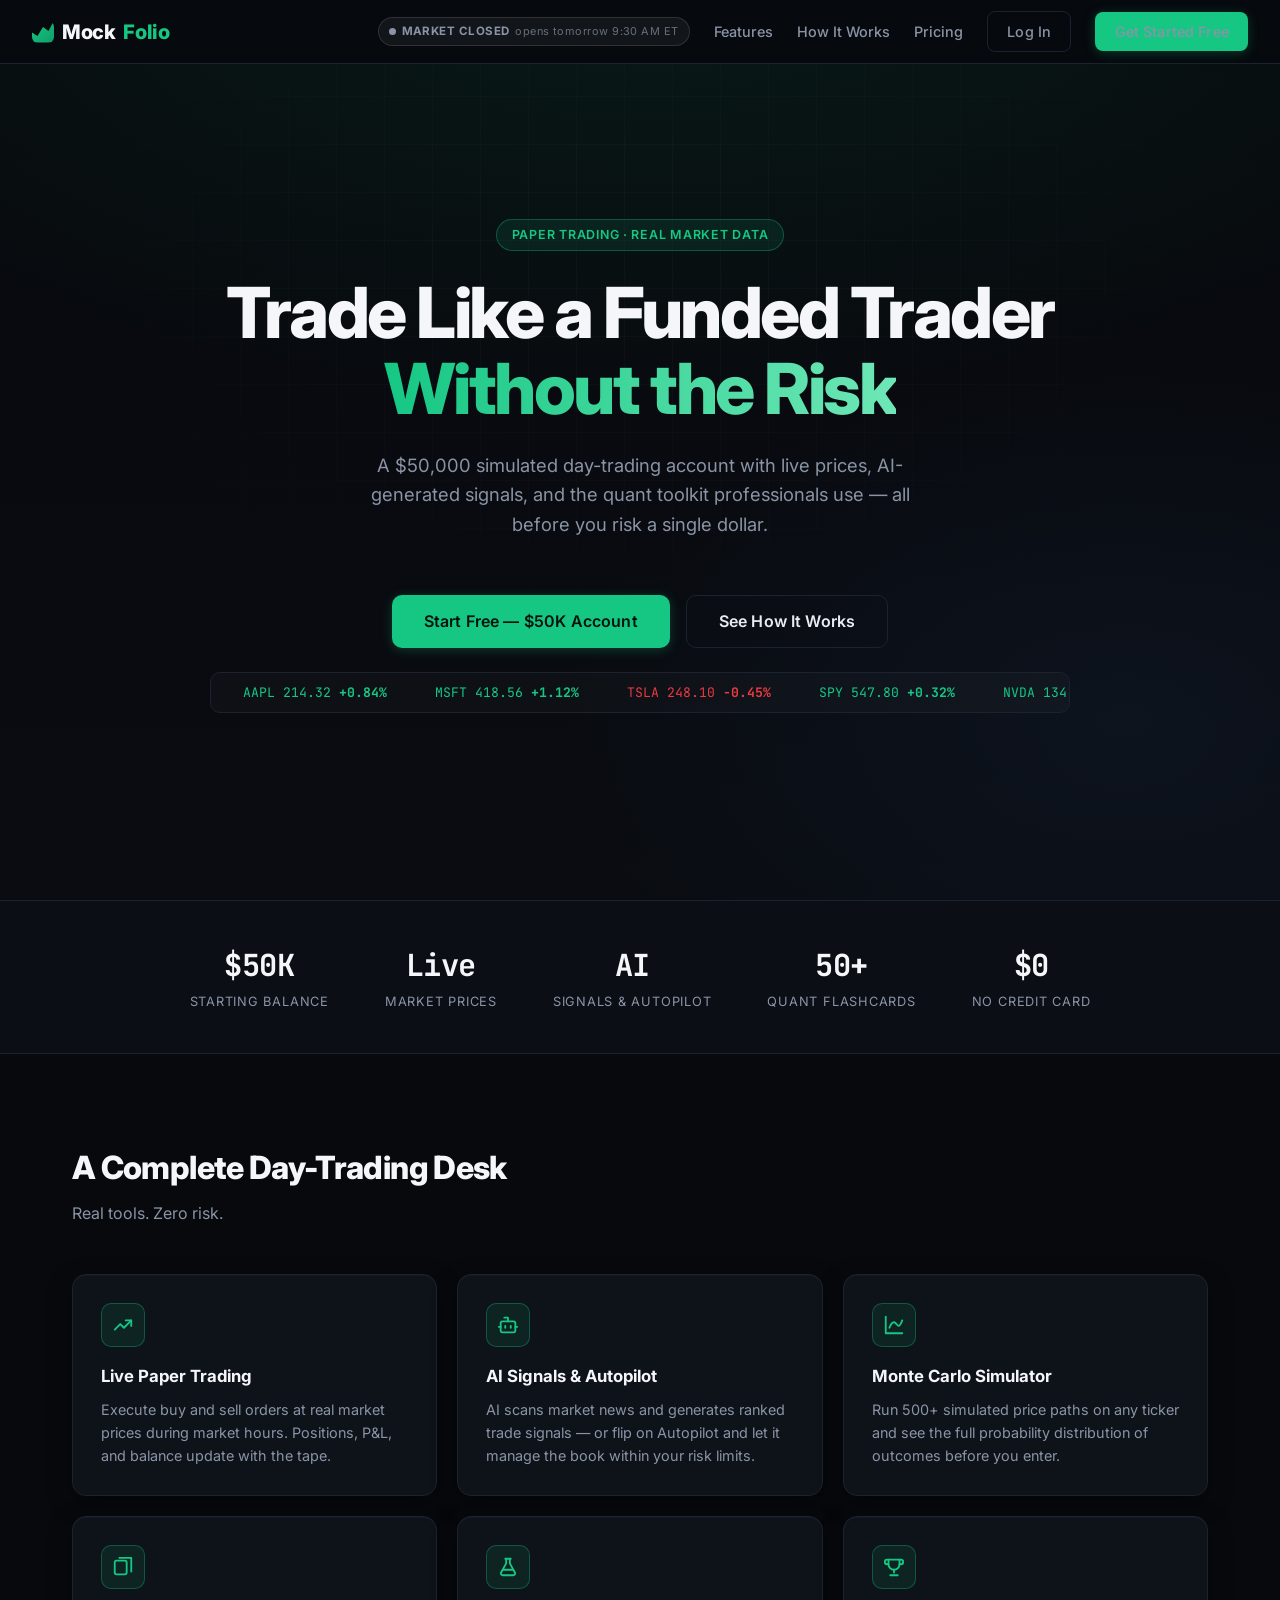
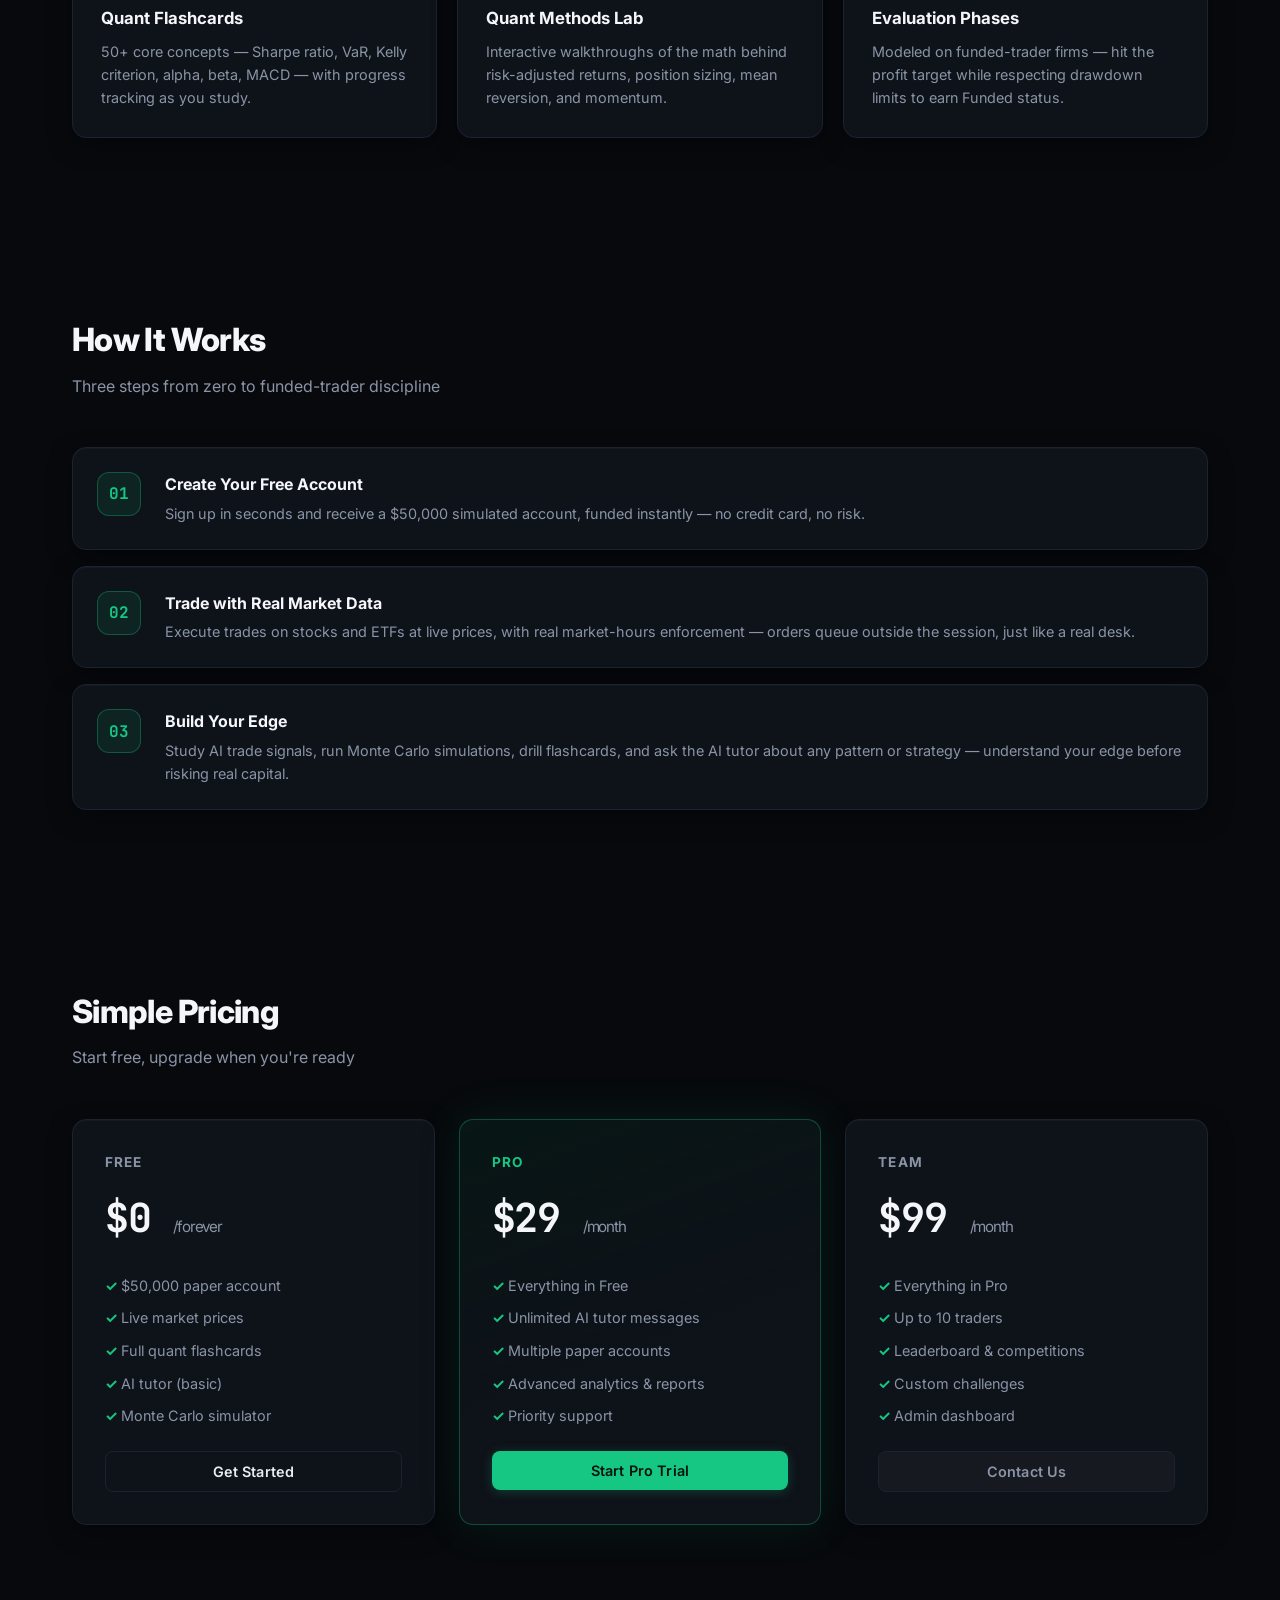
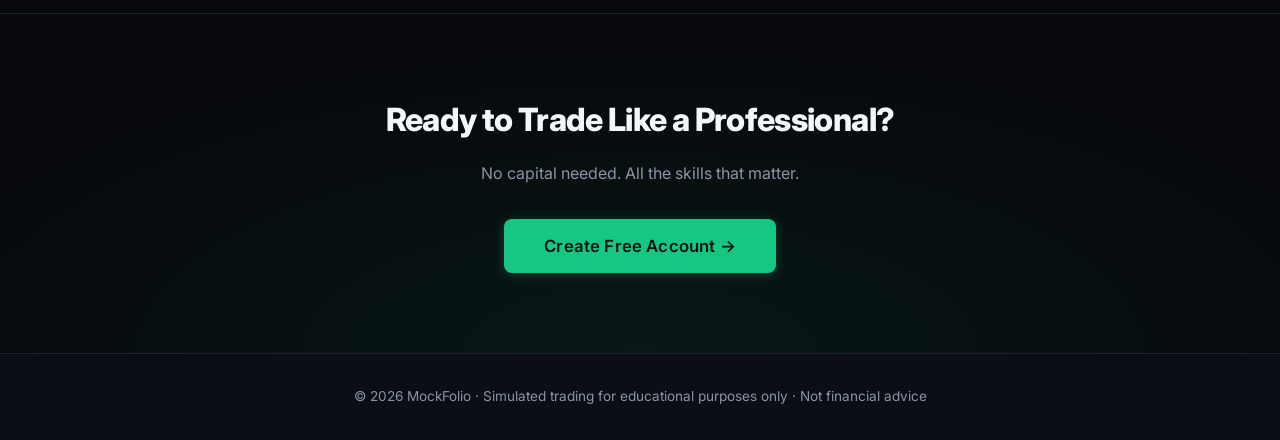
<file: templates/index.html>
<!DOCTYPE html>
<html lang="en">
<head>
  <meta charset="UTF-8" />
  <meta name="viewport" content="width=device-width, initial-scale=1.0" />
  <title>MockFolio — Day Trading Simulator with Real Market Data</title>
  <meta name="description" content="Master day trading on a $50,000 paper account with real market data, AI signals, and quant tools. No real money at risk." />
  <link rel="preconnect" href="https://fonts.googleapis.com" />
  <link href="https://fonts.googleapis.com/css2?family=Inter:wght@400;500;600;700;800;900&display=swap" rel="stylesheet" />
  <link rel="stylesheet" href="/static/css/style.css" />
</head>
<body>

<!-- ── nav ── -->
<nav>
  <div class="nav-logo">Mock<span>Folio</span></div>
  <div class="nav-links">
    <a href="#features">Features</a>
    <a href="#how">How It Works</a>
    <a href="#pricing">Pricing</a>
    <a href="/login" class="btn btn-secondary">Log In</a>
    <a href="/register" class="btn btn-primary">Get Started Free</a>
  </div>
</nav>

<!-- ── hero ── -->
<section class="hero">
  <div class="hero-badge">Paper trading &middot; Real market data</div>
  <h1>Trade Like a Funded Trader<br><span class="highlight">Without the Risk</span></h1>
  <p>A $50,000 simulated day-trading account with live prices, AI-generated signals, and the quant toolkit professionals use — all before you risk a single dollar.</p>
  <div class="hero-cta">
    <a href="/register" class="btn btn-primary">Start Free — $50K Account</a>
    <a href="#how" class="btn btn-secondary">See How It Works</a>
  </div>

  <!-- animated ticker strip -->
  <div class="ticker-strip mt-3" id="tickerStrip">
    <div class="ticker-inner" id="tickerInner">Loading market data…</div>
  </div>
</section>

<!-- ── stats ── -->
<div class="stats-bar">
  <div class="stat-item"><div class="num">$50K</div><div class="lbl">Starting Balance</div></div>
  <div class="stat-item"><div class="num">Live</div><div class="lbl">Market Prices</div></div>
  <div class="stat-item"><div class="num">AI</div><div class="lbl">Signals &amp; Autopilot</div></div>
  <div class="stat-item"><div class="num">50+</div><div class="lbl">Quant Flashcards</div></div>
  <div class="stat-item"><div class="num">$0</div><div class="lbl">No Credit Card</div></div>
</div>

<!-- ── features ── -->
<section class="section" id="features">
  <div class="section-title">A Complete Day-Trading Desk</div>
  <div class="section-sub">Real tools. Zero risk.</div>
  <div class="cards-grid">
    <div class="card">
      <div class="card-icon"><svg viewBox="0 0 24 24" fill="none" stroke-width="2" stroke-linecap="round" stroke-linejoin="round"><polyline points="3 17 9 11 13 15 21 7"/><polyline points="15 7 21 7 21 13"/></svg></div>
      <h3>Live Paper Trading</h3>
      <p>Execute buy and sell orders at real market prices during market hours. Positions, P&amp;L, and balance update with the tape.</p>
    </div>
    <div class="card">
      <div class="card-icon"><svg viewBox="0 0 24 24" fill="none" stroke-width="2" stroke-linecap="round" stroke-linejoin="round"><path d="M12 8V4H8"/><rect x="4" y="8" width="16" height="12" rx="2"/><path d="M2 14h2M20 14h2M15 13v2M9 13v2"/></svg></div>
      <h3>AI Signals &amp; Autopilot</h3>
      <p>AI scans market news and generates ranked trade signals — or flip on Autopilot and let it manage the book within your risk limits.</p>
    </div>
    <div class="card">
      <div class="card-icon"><svg viewBox="0 0 24 24" fill="none" stroke-width="2" stroke-linecap="round" stroke-linejoin="round"><path d="M3 3v18h18"/><path d="M7 15c1.5-4 3-6 5-6s3.5 4 5 4 2.5-2 4-6"/></svg></div>
      <h3>Monte Carlo Simulator</h3>
      <p>Run 500+ simulated price paths on any ticker and see the full probability distribution of outcomes before you enter.</p>
    </div>
    <div class="card">
      <div class="card-icon"><svg viewBox="0 0 24 24" fill="none" stroke-width="2" stroke-linecap="round" stroke-linejoin="round"><rect x="3" y="5" width="13" height="15" rx="2"/><path d="M8 2h13v15"/></svg></div>
      <h3>Quant Flashcards</h3>
      <p>50+ core concepts — Sharpe ratio, VaR, Kelly criterion, alpha, beta, MACD — with progress tracking as you study.</p>
    </div>
    <div class="card">
      <div class="card-icon"><svg viewBox="0 0 24 24" fill="none" stroke-width="2" stroke-linecap="round" stroke-linejoin="round"><path d="M9 3h6M10 3v5L4.5 18a2 2 0 0 0 1.8 3h11.4a2 2 0 0 0 1.8-3L14 8V3"/><path d="M7 15h10"/></svg></div>
      <h3>Quant Methods Lab</h3>
      <p>Interactive walkthroughs of the math behind risk-adjusted returns, position sizing, mean reversion, and momentum.</p>
    </div>
    <div class="card">
      <div class="card-icon"><svg viewBox="0 0 24 24" fill="none" stroke-width="2" stroke-linecap="round" stroke-linejoin="round"><path d="M6 9H4.5a2.5 2.5 0 0 1 0-5H6M18 9h1.5a2.5 2.5 0 0 0 0-5H18"/><path d="M6 4h12v5a6 6 0 0 1-12 0V4Z"/><path d="M12 15v3M8 21h8"/></svg></div>
      <h3>Evaluation Phases</h3>
      <p>Modeled on funded-trader firms — hit the profit target while respecting drawdown limits to earn Funded status.</p>
    </div>
  </div>
</section>

<!-- ── how it works ── -->
<section class="section" id="how">
  <div class="section-title">How It Works</div>
  <div class="section-sub">Three steps from zero to funded-trader discipline</div>
  <div class="steps">
    <div class="step">
      <div class="step-num">01</div>
      <div class="step-body">
        <h4>Create Your Free Account</h4>
        <p>Sign up in seconds and receive a $50,000 simulated account, funded instantly — no credit card, no risk.</p>
      </div>
    </div>
    <div class="step">
      <div class="step-num">02</div>
      <div class="step-body">
        <h4>Trade with Real Market Data</h4>
        <p>Execute trades on stocks and ETFs at live prices, with real market-hours enforcement — orders queue outside the session, just like a real desk.</p>
      </div>
    </div>
    <div class="step">
      <div class="step-num">03</div>
      <div class="step-body">
        <h4>Build Your Edge</h4>
        <p>Study AI trade signals, run Monte Carlo simulations, drill flashcards, and ask the AI tutor about any pattern or strategy — understand your edge before risking real capital.</p>
      </div>
    </div>
  </div>
</section>

<!-- ── pricing ── -->
<section class="section" id="pricing">
  <div class="section-title">Simple Pricing</div>
  <div class="section-sub">Start free, upgrade when you're ready</div>
  <div class="pricing-grid">
    <div class="pricing-card">
      <div class="font-bold" style="color:var(--muted);font-size:.85rem;letter-spacing:.08em;">FREE</div>
      <div class="price">$0 <span>/forever</span></div>
      <ul class="pricing-list">
        <li>$50,000 paper account</li>
        <li>Live market prices</li>
        <li>Full quant flashcards</li>
        <li>AI tutor (basic)</li>
        <li>Monte Carlo simulator</li>
      </ul>
      <a href="/register" class="btn btn-secondary w-full">Get Started</a>
    </div>
    <div class="pricing-card featured">
      <div class="font-bold" style="color:var(--accent);font-size:.85rem;letter-spacing:.08em;">PRO</div>
      <div class="price">$29 <span>/month</span></div>
      <ul class="pricing-list">
        <li>Everything in Free</li>
        <li>Unlimited AI tutor messages</li>
        <li>Multiple paper accounts</li>
        <li>Advanced analytics &amp; reports</li>
        <li>Priority support</li>
      </ul>
      <a href="/register" class="btn btn-primary w-full">Start Pro Trial</a>
    </div>
    <div class="pricing-card">
      <div class="font-bold" style="color:var(--muted);font-size:.85rem;letter-spacing:.08em;">TEAM</div>
      <div class="price">$99 <span>/month</span></div>
      <ul class="pricing-list">
        <li>Everything in Pro</li>
        <li>Up to 10 traders</li>
        <li>Leaderboard &amp; competitions</li>
        <li>Custom challenges</li>
        <li>Admin dashboard</li>
      </ul>
      <a href="/register" class="btn btn-ghost w-full">Contact Us</a>
    </div>
  </div>
</section>

<!-- ── CTA banner ── -->
<section style="padding:5rem 2rem;text-align:center;border-top:1px solid var(--border);background:radial-gradient(ellipse 60% 90% at 50% 100%, rgba(22,199,132,.08), transparent);">
  <h2 style="font-size:2rem;font-weight:800;letter-spacing:-.02em;color:var(--cream);margin-bottom:1rem;">Ready to Trade Like a Professional?</h2>
  <p style="color:var(--muted);margin-bottom:2rem;">No capital needed. All the skills that matter.</p>
  <a href="/register" class="btn btn-primary" style="padding:.85rem 2.5rem;font-size:1.05rem;">Create Free Account →</a>
</section>

<footer>
  © 2026 MockFolio · Simulated trading for educational purposes only · Not financial advice
</footer>

<!-- ticker strip styles -->
<style>
.ticker-strip {
  width: 100%; max-width: 860px; overflow: hidden;
  background: rgba(255,255,255,.02);
  border: 1px solid var(--border); border-radius: 10px; padding: .55rem 0;
}
.ticker-inner { display: flex; gap: 3rem; white-space: nowrap; font-size: .82rem;
  font-family: var(--mono);
  color: var(--muted); animation: scroll-left 30s linear infinite; padding: 0 2rem; }
.ticker-inner span.up { color: var(--green); }
.ticker-inner span.dn { color: var(--red); }
@keyframes scroll-left { from { transform: translateX(0); } to { transform: translateX(-50%); } }
</style>

<script>
function loadTicker() {
  const symbols = ['AAPL','MSFT','TSLA','SPY','NVDA','GOOGL','META','AMZN'];
  const inner = document.getElementById('tickerInner');

  // Public page — no authenticated quote API, so show representative data
  const demo = {AAPL:'+0.84%',MSFT:'+1.12%',TSLA:'-0.45%',SPY:'+0.32%',NVDA:'+2.10%',GOOGL:'+0.67%',META:'-0.22%',AMZN:'+0.91%'};
  const prices = {AAPL:'214.32',MSFT:'418.56',TSLA:'248.10',SPY:'547.80',NVDA:'134.22',GOOGL:'192.48',META:'583.12',AMZN:'206.34'};
  const html = symbols.map(s => {
    const isUp = demo[s].startsWith('+');
    return `<span class="${isUp?'up':'dn'}">${s} ${prices[s]} <b>${demo[s]}</b></span>`;
  }).join('');
  inner.innerHTML = html + html; // duplicate for seamless loop
}
loadTicker();
</script>
  <script src="/static/js/theme.js"></script>
</body>
</html>
</file>
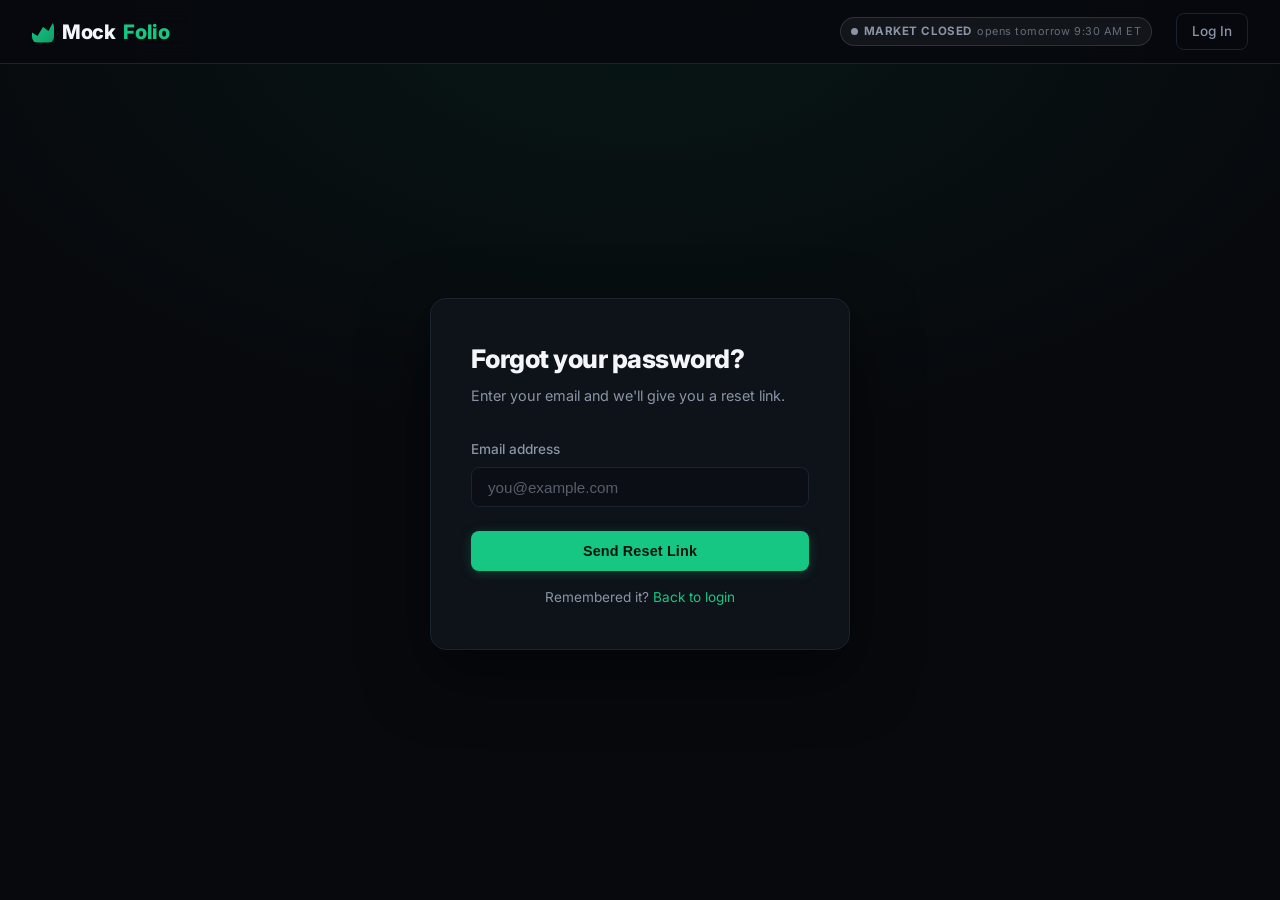
<file: templates/forgot_password.html>
<!DOCTYPE html>
<html lang="en">
<head>
  <meta charset="UTF-8"/>
  <meta name="viewport" content="width=device-width,initial-scale=1.0"/>
  <title>Forgot Password — MockFolio</title>
  <link href="https://fonts.googleapis.com/css2?family=Inter:wght@400;600;700;800&display=swap" rel="stylesheet"/>
  <link rel="stylesheet" href="/static/css/style.css"/>
</head>
<body>
<nav>
  <a class="nav-logo" href="/">Mock<span>Folio</span></a>
  <div class="nav-links">
    <a href="/login" class="btn btn-secondary" style="padding:.4rem .9rem;font-size:.85rem;">Log In</a>
  </div>
</nav>

<div class="page-wrap" style="padding-top:80px;">
  <div class="auth-box">

    <!-- Step 1: enter email -->
    <div id="step1">
      <h2>Forgot your password?</h2>
      <p class="sub">Enter your email and we'll give you a reset link.</p>

      <div class="form-group">
        <label>Email address</label>
        <input type="email" id="emailInput" placeholder="you@example.com" autocomplete="email"/>
      </div>

      <div class="auth-error" id="errMsg" style="display:none;"></div>

      <button class="btn btn-primary" onclick="requestReset()" id="submitBtn">Send Reset Link</button>

      <div class="auth-switch" style="margin-top:1rem;">
        Remembered it? <a href="/login">Back to login</a>
      </div>
    </div>

    <!-- Step 2: show result -->
    <div id="step2" style="display:none;">
      
      <h2 style="text-align:center;">Reset link ready</h2>
      <p class="sub" id="resultMsg" style="text-align:center;"></p>

      <!-- Shown when no email is configured -->
      <div id="linkBox" style="display:none;margin:1.25rem 0;">
        <div style="font-size:.78rem;color:var(--muted);margin-bottom:.4rem;text-transform:uppercase;letter-spacing:.05em;">Your reset link</div>
        <div style="background:var(--surface);border:1px solid var(--border);border-radius:10px;padding:.75rem 1rem;word-break:break-all;font-size:.82rem;font-family:monospace;color:var(--text);" id="resetLinkText"></div>
        <button onclick="copyLink()" class="btn btn-secondary" style="width:100%;margin-top:.6rem;font-size:.85rem;">Copy Link</button>
        <div id="copiedMsg" style="display:none;text-align:center;font-size:.78rem;color:var(--accent);margin-top:.4rem;">✓ Copied to clipboard</div>
      </div>

      <div style="margin-top:.5rem;">
        <a href="/login" class="btn btn-primary" style="display:block;text-align:center;">Back to Login</a>
      </div>
    </div>

  </div>
</div>

<script>
let _resetUrl = '';

async function requestReset() {
  const email   = document.getElementById('emailInput').value.trim();
  const errEl   = document.getElementById('errMsg');
  const btn     = document.getElementById('submitBtn');
  errEl.style.display = 'none';

  if (!email) {
    errEl.textContent = 'Please enter your email address.';
    errEl.style.display = 'block';
    return;
  }

  btn.disabled    = true;
  btn.textContent = 'Generating link…';

  try {
    const res  = await fetch('/forgot-password', {
      method: 'POST',
      headers: {'Content-Type': 'application/json'},
      body: JSON.stringify({email})
    });
    const data = await res.json();

    if (!data.ok) {
      errEl.textContent = data.error || 'Something went wrong.';
      errEl.style.display = 'block';
      btn.disabled    = false;
      btn.textContent = 'Send Reset Link';
      return;
    }

    // Show step 2
    document.getElementById('step1').style.display = 'none';
    document.getElementById('step2').style.display = 'block';
    document.getElementById('resultMsg').textContent = data.message;

    if (!data.emailed && data.reset_url) {
      _resetUrl = data.reset_url;
      document.getElementById('resetLinkText').textContent = data.reset_url;
      document.getElementById('linkBox').style.display = 'block';
    }

  } catch(e) {
    errEl.textContent = 'Request failed — try again.';
    errEl.style.display = 'block';
    btn.disabled    = false;
    btn.textContent = 'Send Reset Link';
  }
}

function copyLink() {
  navigator.clipboard.writeText(_resetUrl).then(() => {
    document.getElementById('copiedMsg').style.display = 'block';
    setTimeout(() => { document.getElementById('copiedMsg').style.display = 'none'; }, 2000);
  });
}

document.addEventListener('keydown', e => { if (e.key === 'Enter') requestReset(); });
</script>
  <script src="/static/js/theme.js"></script>
</body>
</html>
</file>
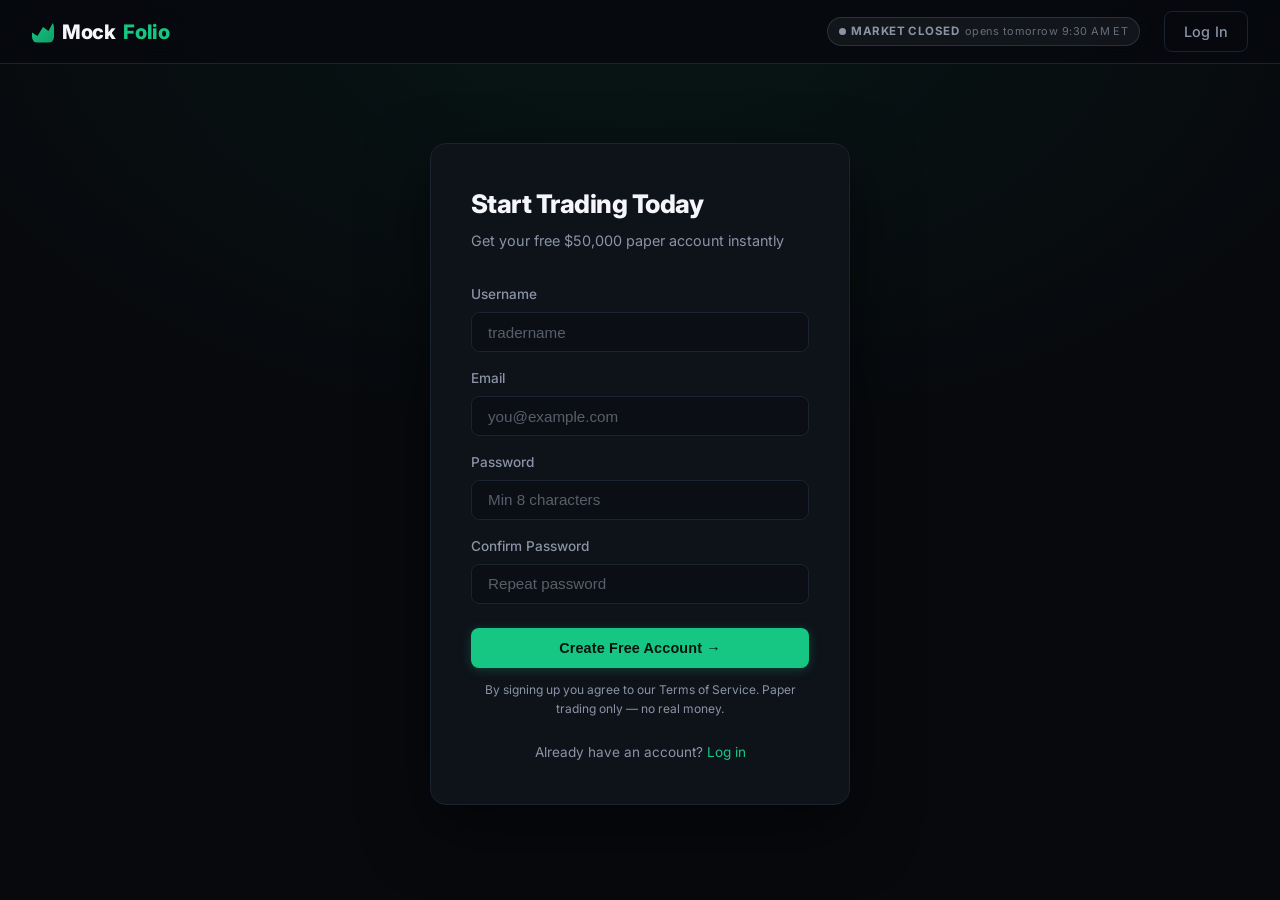
<file: templates/register.html>
<!DOCTYPE html>
<html lang="en">
<head>
  <meta charset="UTF-8" />
  <meta name="viewport" content="width=device-width, initial-scale=1.0" />
  <title>Create Account — MockFolio</title>
  <link href="https://fonts.googleapis.com/css2?family=Inter:wght@400;600;700;800&display=swap" rel="stylesheet" />
  <link rel="stylesheet" href="/static/css/style.css" />
</head>
<body>
<nav>
  <a class="nav-logo" href="/">Mock<span>Folio</span></a>
  <div class="nav-links">
    <a href="/login" class="btn btn-secondary">Log In</a>
  </div>
</nav>

<div class="page-wrap" style="padding-top:80px;">
  <div class="auth-box">
    <h2>Start Trading Today</h2>
    <p class="sub">Get your free $50,000 paper account instantly</p>

    <div class="form-group">
      <label>Username</label>
      <input type="text" id="username" placeholder="tradername" autocomplete="username" />
    </div>
    <div class="form-group">
      <label>Email</label>
      <input type="email" id="email" placeholder="you@example.com" autocomplete="email" />
    </div>
    <div class="form-group">
      <label>Password</label>
      <input type="password" id="password" placeholder="Min 8 characters" autocomplete="new-password" />
    </div>
    <div class="form-group">
      <label>Confirm Password</label>
      <input type="password" id="password2" placeholder="Repeat password" autocomplete="new-password" />
    </div>

    <div class="auth-error" id="authError"></div>

    <button class="btn btn-primary" onclick="doRegister()">Create Free Account →</button>

    <div style="text-align:center;font-size:.75rem;color:var(--muted);margin-top:.75rem;">
      By signing up you agree to our Terms of Service. Paper trading only — no real money.
    </div>

    <div class="auth-switch">
      Already have an account? <a href="/login">Log in</a>
    </div>
  </div>
</div>

<script>
async function doRegister() {
  const username = document.getElementById('username').value.trim();
  const email = document.getElementById('email').value.trim();
  const password = document.getElementById('password').value;
  const password2 = document.getElementById('password2').value;
  const errEl = document.getElementById('authError');
  errEl.style.display = 'none';

  if (!username || !email || !password) {
    errEl.textContent = 'All fields are required.';
    errEl.style.display = 'block';
    return;
  }
  if (password !== password2) {
    errEl.textContent = 'Passwords do not match.';
    errEl.style.display = 'block';
    return;
  }
  if (password.length < 8) {
    errEl.textContent = 'Password must be at least 8 characters.';
    errEl.style.display = 'block';
    return;
  }

  const res = await fetch('/register', {
    method: 'POST',
    headers: {'Content-Type': 'application/json'},
    body: JSON.stringify({ username, email, password })
  });
  const data = await res.json();
  if (data.ok) {
    window.location.href = data.redirect;
  } else {
    errEl.textContent = data.error || 'Registration failed.';
    errEl.style.display = 'block';
  }
}

document.addEventListener('keydown', e => { if (e.key === 'Enter') doRegister(); });
</script>
  <script src="/static/js/theme.js"></script>
</body>
</html>
</file>
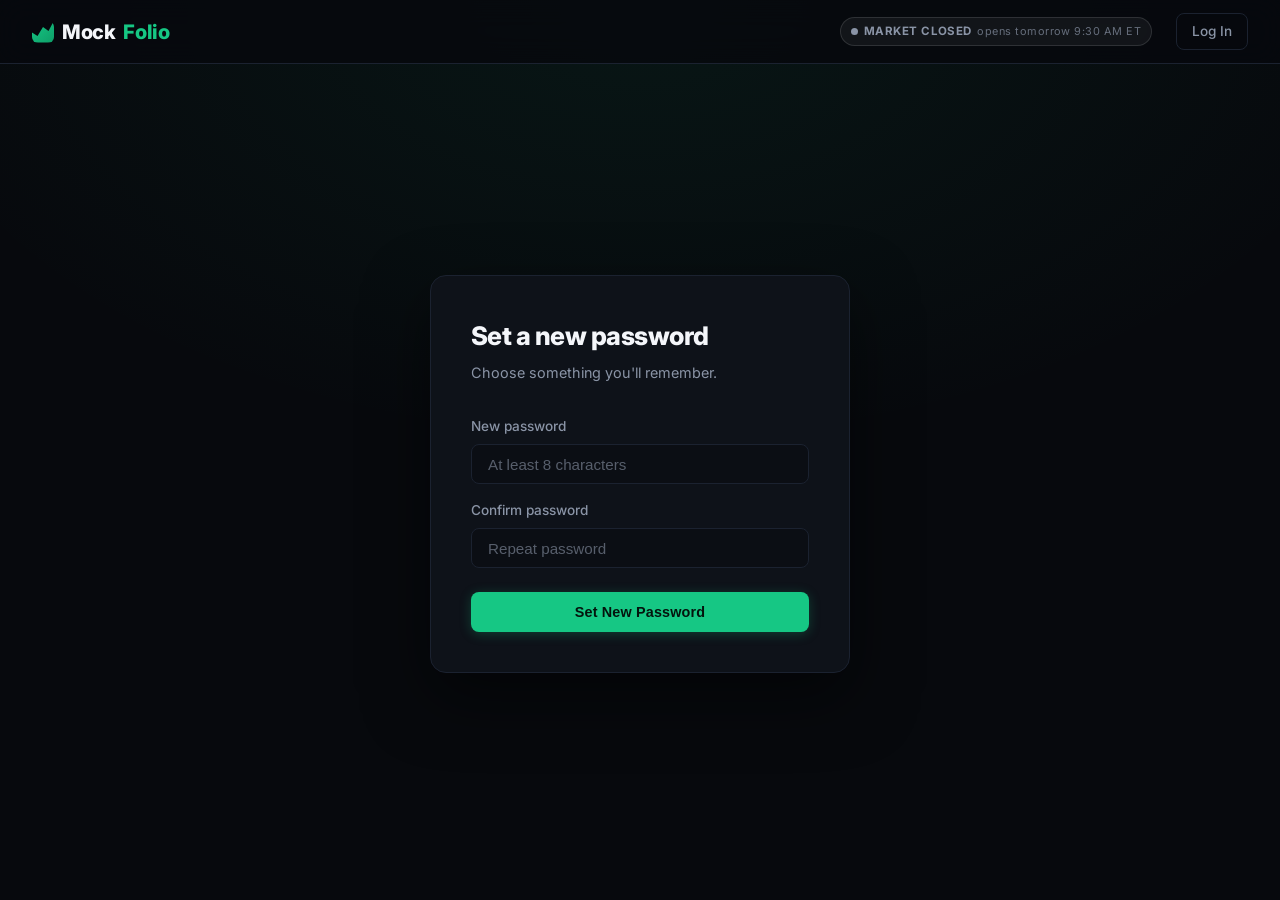
<file: templates/reset_password.html>
<!DOCTYPE html>
<html lang="en">
<head>
  <meta charset="UTF-8"/>
  <meta name="viewport" content="width=device-width,initial-scale=1.0"/>
  <title>Reset Password — MockFolio</title>
  <link href="https://fonts.googleapis.com/css2?family=Inter:wght@400;600;700;800&display=swap" rel="stylesheet"/>
  <link rel="stylesheet" href="/static/css/style.css"/>
</head>
<body>
<nav>
  <a class="nav-logo" href="/">Mock<span>Folio</span></a>
  <div class="nav-links">
    <a href="/login" class="btn btn-secondary" style="padding:.4rem .9rem;font-size:.85rem;">Log In</a>
  </div>
</nav>

<div class="page-wrap" style="padding-top:80px;">
  <div class="auth-box">

    <div id="formView">
      <h2>Set a new password</h2>
      <p class="sub">Choose something you'll remember.</p>

      <div class="form-group">
        <label>New password</label>
        <input type="password" id="pw1" placeholder="At least 8 characters" autocomplete="new-password"/>
      </div>
      <div class="form-group">
        <label>Confirm password</label>
        <input type="password" id="pw2" placeholder="Repeat password" autocomplete="new-password"/>
      </div>

      <div class="auth-error" id="errMsg" style="display:none;"></div>

      <button class="btn btn-primary" onclick="doReset()" id="resetBtn">Set New Password</button>
    </div>

    <div id="successView" style="display:none;text-align:center;">
      <div style="font-size:2.5rem;margin-bottom:.75rem;">✓</div>
      <h2>Password updated!</h2>
      <p class="sub">You can now log in with your new password.</p>
      <a href="/login" class="btn btn-primary" style="display:block;margin-top:1.25rem;">Go to Login</a>
    </div>

  </div>
</div>

<script>
const TOKEN = "{{ token }}";

async function doReset() {
  const pw1   = document.getElementById('pw1').value;
  const pw2   = document.getElementById('pw2').value;
  const errEl = document.getElementById('errMsg');
  const btn   = document.getElementById('resetBtn');
  errEl.style.display = 'none';

  if (!pw1 || pw1.length < 8) {
    errEl.textContent = 'Password must be at least 8 characters.';
    errEl.style.display = 'block'; return;
  }
  if (pw1 !== pw2) {
    errEl.textContent = 'Passwords do not match.';
    errEl.style.display = 'block'; return;
  }

  btn.disabled    = true;
  btn.textContent = 'Saving…';

  try {
    const res  = await fetch('/api/reset-password', {
      method: 'POST',
      headers: {'Content-Type': 'application/json'},
      body: JSON.stringify({token: TOKEN, password: pw1})
    });
    const data = await res.json();
    if (data.ok) {
      document.getElementById('formView').style.display    = 'none';
      document.getElementById('successView').style.display = 'block';
    } else {
      errEl.textContent = data.error || 'Reset failed — try requesting a new link.';
      errEl.style.display = 'block';
      btn.disabled    = false;
      btn.textContent = 'Set New Password';
    }
  } catch(e) {
    errEl.textContent = 'Request failed — try again.';
    errEl.style.display = 'block';
    btn.disabled    = false;
    btn.textContent = 'Set New Password';
  }
}

document.addEventListener('keydown', e => { if (e.key === 'Enter') doReset(); });
</script>
  <script src="/static/js/theme.js"></script>
</body>
</html>
</file>
<file: static/css/style.css>
/* ═══════════════════════════════════════════════
   MockFolio — Global Stylesheet
   Professional trading-terminal design system
   ═══════════════════════════════════════════════ */
@import url('https://fonts.googleapis.com/css2?family=JetBrains+Mono:wght@400;500;600;700&display=swap');

:root {
  --bg:      #07090d;       /* near-black slate */
  --surface: #0b0e14;       /* panel background */
  --card:    #0e1219;       /* card face */
  --border:  #1b2230;       /* steel border */
  --accent:  #16c784;       /* terminal green (primary) */
  --green:   #16c784;       /* positive P&L */
  --red:     #ea3943;       /* negative P&L */
  --text:    #e8ecf3;       /* primary text */
  --muted:   #8a94a6;       /* secondary text */
  --cream:   #f4f6fa;       /* headings */
  --cream2:  #c3cad6;       /* sub-headings */
  --gold:    #f0b90b;       /* warning / highlight */
  --blue:    #4f8ef7;       /* informational accent */
  --font:    'Inter', system-ui, sans-serif;
  --mono:    'JetBrains Mono', 'SF Mono', Menlo, monospace;
  --shadow-card: 0 1px 0 rgba(255,255,255,.03) inset, 0 8px 24px rgba(0,0,0,.35);
  --accent-dim: rgba(22,199,132,.10);
  --accent-brd: rgba(22,199,132,.32);
}

*, *::before, *::after { box-sizing: border-box; margin: 0; padding: 0; }

body {
  background: var(--bg);
  color: var(--text);
  font-family: var(--font);
  line-height: 1.6;
  min-height: 100vh;
  -webkit-font-smoothing: antialiased;
}

a { color: var(--accent); text-decoration: none; }
a:hover { opacity: .85; }

/* tabular figures for anything numeric */
.num, .value, .price, td, .ticker-inner, .stat-item .num {
  font-variant-numeric: tabular-nums;
}

/* ── nav ── */
nav {
  position: fixed; top: 0; width: 100%; z-index: 100;
  background: rgba(7,9,13,.85);
  backdrop-filter: blur(14px);
  border-bottom: 1px solid var(--border);
  display: flex; align-items: center; justify-content: space-between;
  padding: 0 2rem; height: 64px;
}
.nav-logo {
  font-size: 1.25rem; font-weight: 800; color: var(--cream);
  letter-spacing: -.4px; text-decoration: none;
  display: inline-flex; align-items: center; gap: .5rem;
}
.nav-logo::before {
  content: ""; width: 22px; height: 22px; border-radius: 6px; flex-shrink: 0;
  background:
    linear-gradient(135deg, var(--accent) 0%, #0e9e68 100%);
  clip-path: polygon(0 100%, 0 55%, 25% 70%, 50% 30%, 75% 48%, 100% 0, 100% 100%);
}
.nav-logo span { color: var(--accent); }
.nav-links { display: flex; gap: 1.5rem; align-items: center; }
.nav-links a { color: var(--muted); font-size: .9rem; font-weight: 500; transition: color .2s; }
.nav-links a:hover { color: var(--cream); }

/* ── buttons ── */
.btn {
  display: inline-flex; align-items: center; justify-content: center; gap: .4rem;
  padding: .5rem 1.2rem;
  border-radius: 8px; font-size: .9rem; font-weight: 600; cursor: pointer;
  border: none; transition: all .18s; text-decoration: none; letter-spacing: .01em;
}
.btn-primary { background: var(--accent); color: #04140d; box-shadow: 0 2px 12px rgba(22,199,132,.25); }
.btn-primary:hover { background: #1fdd95; color: #04140d; box-shadow: 0 4px 18px rgba(22,199,132,.35); }
.btn-secondary { background: transparent; border: 1px solid var(--border); color: var(--text); }
.btn-secondary:hover { border-color: var(--accent); color: var(--accent); }
.btn-ghost { background: rgba(255,255,255,.03); color: var(--muted); border: 1px solid var(--border); }
.btn-ghost:hover { color: var(--accent); border-color: var(--accent); }
.btn-green { background: var(--green); color: #04140d; }
.btn-green:hover { background: #1fdd95; }
.btn-red { background: var(--red); color: #fff; }
.btn-red:hover { background: #f25560; }
.btn-purple { background: var(--blue); color: #fff; }
.btn-purple:hover { background: #6ba1f9; }

/* ── hero ── */
.hero {
  min-height: 100vh;
  display: flex; flex-direction: column; align-items: center; justify-content: center;
  text-align: center; padding: 6rem 2rem 4rem;
  position: relative;
  background:
    radial-gradient(ellipse 80% 55% at 50% -10%, rgba(22,199,132,.10), transparent),
    radial-gradient(ellipse 45% 40% at 88% 80%, rgba(79,142,247,.06), transparent),
    linear-gradient(180deg, transparent 0%, rgba(11,14,20,.6) 100%);
}
.hero::before {
  content: ""; position: absolute; inset: 0; pointer-events: none;
  background-image:
    linear-gradient(rgba(255,255,255,.022) 1px, transparent 1px),
    linear-gradient(90deg, rgba(255,255,255,.022) 1px, transparent 1px);
  background-size: 48px 48px;
  mask-image: radial-gradient(ellipse 70% 60% at 50% 30%, #000 20%, transparent 75%);
  -webkit-mask-image: radial-gradient(ellipse 70% 60% at 50% 30%, #000 20%, transparent 75%);
}
.hero > * { position: relative; }
.hero-badge {
  display: inline-block; padding: .3rem .9rem; border-radius: 999px;
  background: var(--accent-dim); border: 1px solid var(--accent-brd);
  color: var(--accent); font-size: .78rem; font-weight: 600; letter-spacing: .06em;
  text-transform: uppercase;
  margin-bottom: 1.5rem;
}
.hero h1 { font-size: clamp(2.4rem, 6vw, 4.4rem); font-weight: 800; line-height: 1.08;
  letter-spacing: -.035em; max-width: 860px; color: var(--cream); }
.hero h1 .highlight {
  background: linear-gradient(90deg, var(--accent), #6ee7b7);
  -webkit-background-clip: text; background-clip: text; color: transparent;
}
.hero p { font-size: 1.15rem; color: var(--muted); max-width: 580px; margin: 1.5rem auto; }
.hero-cta { display: flex; gap: 1rem; justify-content: center; flex-wrap: wrap; margin-top: 2rem; }
.hero-cta .btn { padding: .8rem 2rem; font-size: 1rem; border-radius: 10px; }

/* ── stats bar ── */
.stats-bar {
  display: flex; flex-wrap: wrap; justify-content: center; gap: 3.5rem;
  padding: 2.5rem 2rem;
  border-top: 1px solid var(--border); border-bottom: 1px solid var(--border);
  background: var(--surface);
}
.stat-item { text-align: center; }
.stat-item .num { font-size: 1.9rem; font-weight: 700; color: var(--cream); font-family: var(--mono); letter-spacing: -.02em; }
.stat-item .lbl { font-size: .8rem; color: var(--muted); text-transform: uppercase; letter-spacing: .06em; margin-top: .15rem; }

/* ── section ── */
.section { padding: 5.5rem 2rem; max-width: 1200px; margin: 0 auto; }
.section-title { font-size: 2rem; font-weight: 800; letter-spacing: -.02em; margin-bottom: .5rem; color: var(--cream); }
.section-sub { color: var(--muted); margin-bottom: 3rem; }

/* ── cards grid ── */
.cards-grid { display: grid; grid-template-columns: repeat(auto-fit, minmax(280px, 1fr)); gap: 1.25rem; }
.card {
  background: var(--card); border: 1px solid var(--border);
  border-radius: 14px; padding: 1.75rem;
  box-shadow: var(--shadow-card);
  transition: border-color .2s, transform .2s;
}
.card:hover { border-color: var(--accent-brd); transform: translateY(-2px); }
.card-icon {
  font-size: 1.4rem; margin-bottom: 1rem;
  width: 44px; height: 44px; border-radius: 10px;
  display: flex; align-items: center; justify-content: center;
  background: var(--accent-dim); border: 1px solid var(--accent-brd);
}
.card-icon svg { width: 22px; height: 22px; stroke: var(--accent); }
.card h3 { font-size: 1.05rem; font-weight: 700; margin-bottom: .5rem; color: var(--cream); }
.card p { font-size: .9rem; color: var(--muted); }

/* ── steps ── */
.steps { display: flex; flex-direction: column; gap: 1rem; }
.step {
  display: flex; gap: 1.5rem; align-items: flex-start; padding: 1.5rem;
  background: var(--card); border: 1px solid var(--border); border-radius: 14px;
  box-shadow: var(--shadow-card);
}
.step-num {
  min-width: 44px; height: 44px; border-radius: 12px;
  background: var(--accent-dim); border: 1px solid var(--accent-brd);
  color: var(--accent); font-weight: 700; font-size: 1rem; font-family: var(--mono);
  display: flex; align-items: center; justify-content: center;
}
.step-body h4 { font-weight: 700; margin-bottom: .25rem; color: var(--cream); }
.step-body p { font-size: .9rem; color: var(--muted); }

/* ── pricing ── */
.pricing-grid { display: grid; grid-template-columns: repeat(auto-fit, minmax(260px, 1fr)); gap: 1.5rem; }
.pricing-card { background: var(--card); border: 1px solid var(--border); border-radius: 14px; padding: 2rem; box-shadow: var(--shadow-card); }
.pricing-card.featured {
  border-color: var(--accent-brd);
  background: linear-gradient(160deg, rgba(22,199,132,.07), var(--card) 55%);
  box-shadow: 0 0 48px rgba(22,199,132,.10);
}
.pricing-card .price { font-size: 2.5rem; font-weight: 700; color: var(--cream); font-family: var(--mono); letter-spacing: -.03em; margin: .75rem 0; }
.pricing-card .price span { font-size: .95rem; color: var(--muted); font-weight: 400; font-family: var(--font); }
.pricing-list { list-style: none; margin: 1.5rem 0; display: flex; flex-direction: column; gap: .6rem; }
.pricing-list li::before { content: "✓  "; color: var(--green); font-weight: 700; }
.pricing-list li { font-size: .9rem; color: var(--muted); }

/* ── footer ── */
footer {
  border-top: 1px solid var(--border); padding: 2rem;
  text-align: center; color: var(--muted); font-size: .85rem;
  background: var(--surface);
}

/* ── page wrap (auth) ── */
.page-wrap { min-height: 100vh; display: flex; align-items: center; justify-content: center; padding: 2rem;
  background: radial-gradient(ellipse 60% 50% at 50% 0%, rgba(22,199,132,.07), transparent); }
.auth-box {
  background: var(--card); border: 1px solid var(--border); border-radius: 16px;
  padding: 2.5rem; width: 100%; max-width: 420px;
  box-shadow: 0 24px 64px rgba(0,0,0,.5);
}
.auth-box h2 { font-size: 1.6rem; font-weight: 800; letter-spacing: -.02em; margin-bottom: .25rem; color: var(--cream); }
.auth-box .sub { color: var(--muted); font-size: .9rem; margin-bottom: 2rem; }
.form-group { display: flex; flex-direction: column; gap: .4rem; margin-bottom: 1rem; }
.form-group label { font-size: .85rem; color: var(--muted); font-weight: 500; }
.form-group input {
  background: var(--surface); border: 1px solid var(--border); border-radius: 8px;
  padding: .65rem 1rem; color: var(--text); font-size: .95rem; outline: none;
  transition: border-color .2s, box-shadow .2s;
}
.form-group input:focus { border-color: var(--accent); box-shadow: 0 0 0 3px rgba(22,199,132,.12); }
.form-group input::placeholder { color: var(--muted); opacity: .6; }
.auth-box .btn { width: 100%; justify-content: center; padding: .75rem; margin-top: .5rem; }
.auth-error { color: var(--red); font-size: .85rem; margin-top: .5rem; display: none; }
.auth-switch { text-align: center; font-size: .85rem; color: var(--muted); margin-top: 1.5rem; }

/* ── dashboard layout ── */
.app-layout { display: flex; min-height: 100vh; padding-top: 64px; }
.sidebar {
  width: 220px; min-height: calc(100vh - 64px);
  background: var(--surface); border-right: 1px solid var(--border);
  padding: 1.5rem 1rem; display: flex; flex-direction: column; gap: .2rem;
  position: fixed; top: 64px; bottom: 0;
}
.sidebar a {
  display: flex; align-items: center; gap: .65rem; padding: .55rem .9rem;
  border-radius: 8px; color: var(--muted); font-size: .88rem; font-weight: 500;
  transition: all .18s; border-left: 2px solid transparent;
}
.sidebar a:hover { background: rgba(255,255,255,.035); color: var(--cream); }
.sidebar a.active {
  background: var(--accent-dim); color: var(--accent);
  border-left-color: var(--accent);
}

/* ── monochrome SVG icon system (mask icons inherit currentColor) ── */
.icon {
  display: inline-block; width: 17px; height: 17px; flex-shrink: 0;
  background-color: currentColor;
  -webkit-mask: var(--i) no-repeat center / contain;
          mask: var(--i) no-repeat center / contain;
}
.icon-home      { --i: url('data:image/svg+xml;utf8,<svg xmlns="http://www.w3.org/2000/svg" viewBox="0 0 24 24" fill="none" stroke="black" stroke-width="2" stroke-linecap="round" stroke-linejoin="round"><path d="M3 10.5L12 3l9 7.5"/><path d="M5 9.5V21h14V9.5"/></svg>'); }
.icon-trade     { --i: url('data:image/svg+xml;utf8,<svg xmlns="http://www.w3.org/2000/svg" viewBox="0 0 24 24" fill="none" stroke="black" stroke-width="2" stroke-linecap="round" stroke-linejoin="round"><polyline points="3 17 9 11 13 15 21 7"/><polyline points="15 7 21 7 21 13"/></svg>'); }
.icon-options   { --i: url('data:image/svg+xml;utf8,<svg xmlns="http://www.w3.org/2000/svg" viewBox="0 0 24 24" fill="none" stroke="black" stroke-width="2" stroke-linecap="round"><line x1="18" y1="20" x2="18" y2="10"/><line x1="12" y1="20" x2="12" y2="4"/><line x1="6" y1="20" x2="6" y2="14"/></svg>'); }
.icon-calls     { --i: url('data:image/svg+xml;utf8,<svg xmlns="http://www.w3.org/2000/svg" viewBox="0 0 24 24" fill="none" stroke="black" stroke-width="2" stroke-linecap="round"><circle cx="12" cy="12" r="2"/><path d="M16.24 7.76a6 6 0 0 1 0 8.49M7.76 16.24a6 6 0 0 1 0-8.49M19.07 4.93a10 10 0 0 1 0 14.14M4.93 19.07a10 10 0 0 1 0-14.14"/></svg>'); }
.icon-signals   { --i: url('data:image/svg+xml;utf8,<svg xmlns="http://www.w3.org/2000/svg" viewBox="0 0 24 24" fill="none" stroke="black" stroke-width="2" stroke-linecap="round" stroke-linejoin="round"><path d="M22 12h-4l-3 9L9 3l-3 9H2"/></svg>'); }
.icon-autopilot { --i: url('data:image/svg+xml;utf8,<svg xmlns="http://www.w3.org/2000/svg" viewBox="0 0 24 24" fill="none" stroke="black" stroke-width="2" stroke-linecap="round" stroke-linejoin="round"><polygon points="13 2 3 14 12 14 11 22 21 10 12 10 13 2"/></svg>'); }
.icon-activity  { --i: url('data:image/svg+xml;utf8,<svg xmlns="http://www.w3.org/2000/svg" viewBox="0 0 24 24" fill="none" stroke="black" stroke-width="2" stroke-linecap="round"><line x1="8" y1="6" x2="21" y2="6"/><line x1="8" y1="12" x2="21" y2="12"/><line x1="8" y1="18" x2="21" y2="18"/><line x1="3" y1="6" x2="3.01" y2="6"/><line x1="3" y1="12" x2="3.01" y2="12"/><line x1="3" y1="18" x2="3.01" y2="18"/></svg>'); }
.icon-learn     { --i: url('data:image/svg+xml;utf8,<svg xmlns="http://www.w3.org/2000/svg" viewBox="0 0 24 24" fill="none" stroke="black" stroke-width="2" stroke-linecap="round" stroke-linejoin="round"><path d="M2 3h6a4 4 0 0 1 4 4v14a3 3 0 0 0-3-3H2z"/><path d="M22 3h-6a4 4 0 0 0-4 4v14a3 3 0 0 1 3-3h7z"/></svg>'); }
.icon-cards     { --i: url('data:image/svg+xml;utf8,<svg xmlns="http://www.w3.org/2000/svg" viewBox="0 0 24 24" fill="none" stroke="black" stroke-width="2" stroke-linecap="round" stroke-linejoin="round"><polygon points="12 2 2 7 12 12 22 7 12 2"/><polyline points="2 17 12 22 22 17"/><polyline points="2 12 12 17 22 12"/></svg>'); }
.icon-menu      { --i: url('data:image/svg+xml;utf8,<svg xmlns="http://www.w3.org/2000/svg" viewBox="0 0 24 24" fill="none" stroke="black" stroke-width="2" stroke-linecap="round"><line x1="3" y1="6" x2="21" y2="6"/><line x1="3" y1="12" x2="21" y2="12"/><line x1="3" y1="18" x2="21" y2="18"/></svg>'); }

.main-content { margin-left: 220px; flex: 1; padding: 2rem; }

/* ── stat cards ── */
.stat-cards { display: grid; grid-template-columns: repeat(auto-fit, minmax(180px, 1fr)); gap: 1rem; margin-bottom: 1.5rem; }
.stat-card {
  background: var(--card); border: 1px solid var(--border); border-radius: 12px;
  padding: 1.15rem 1.25rem; box-shadow: var(--shadow-card);
}
.stat-card .label { font-size: .72rem; color: var(--muted); text-transform: uppercase; letter-spacing: .08em; font-weight: 600; }
.stat-card .value { font-size: 1.55rem; font-weight: 600; margin-top: .3rem; font-family: var(--mono); letter-spacing: -.02em; }
.stat-card .value.green { color: var(--green); }
.stat-card .value.red { color: var(--red); }
.stat-card .value.blue { color: var(--cream); }

/* ── tables ── */
.table-wrap { overflow-x: auto; }
table { width: 100%; border-collapse: collapse; font-size: .87rem; }
th {
  text-align: left; padding: .6rem 1rem; color: var(--muted);
  border-bottom: 1px solid var(--border); font-weight: 600;
  font-size: .72rem; text-transform: uppercase; letter-spacing: .06em;
}
td { padding: .7rem 1rem; border-bottom: 1px solid rgba(27,34,48,.6); font-family: var(--mono); font-size: .82rem; }
td b { font-weight: 600; color: var(--cream); }
tr:hover td { background: rgba(255,255,255,.015); }
.badge {
  display: inline-block; padding: .18rem .55rem; border-radius: 5px;
  font-size: .7rem; font-weight: 700; letter-spacing: .05em; font-family: var(--font);
}
.badge.buy  { background: rgba(22,199,132,.14); color: var(--green); }
.badge.sell { background: rgba(234,57,67,.14);  color: var(--red); }
.badge.long { background: rgba(79,142,247,.14); color: var(--blue); }

/* ── chart box ── */
.chart-box {
  background: var(--card); border: 1px solid var(--border);
  border-radius: 14px; padding: 1.5rem; margin-bottom: 1.5rem;
  box-shadow: var(--shadow-card);
}
.chart-box h3 { font-size: 1rem; font-weight: 700; margin-bottom: 1rem; }

/* ── trade panel ── */
.trade-panel { background: var(--card); border: 1px solid var(--border); border-radius: 14px; padding: 1.5rem; box-shadow: var(--shadow-card); }
.trade-tabs { display: flex; gap: .5rem; margin-bottom: 1.25rem; }
.trade-tab {
  padding: .45rem 1rem; border-radius: 8px; font-size: .88rem; font-weight: 600;
  cursor: pointer; border: 1px solid var(--border); background: transparent; color: var(--muted);
  transition: all .18s;
}
.trade-tab.active.buy  { background: rgba(22,199,132,.12); border-color: var(--green); color: var(--green); }
.trade-tab.active.sell { background: rgba(234,57,67,.12);  border-color: var(--red);   color: var(--red); }

/* ── AI chat ── */
.ai-chat {
  background: var(--card); border: 1px solid var(--border);
  border-radius: 14px; display: flex; flex-direction: column; height: 520px;
  box-shadow: var(--shadow-card);
}
.chat-messages { flex: 1; overflow-y: auto; padding: 1.25rem; display: flex; flex-direction: column; gap: .75rem; }
.msg { max-width: 80%; padding: .75rem 1rem; border-radius: 12px; font-size: .9rem; line-height: 1.5; }
.msg.user { background: var(--accent-dim); border: 1px solid var(--accent-brd); align-self: flex-end; }
.msg.bot  { background: var(--surface); border: 1px solid var(--border); align-self: flex-start; }
.msg.bot .bot-name { font-size: .72rem; color: var(--accent); font-weight: 700; margin-bottom: .3rem; }
.chat-input { display: flex; gap: .5rem; padding: 1rem; border-top: 1px solid var(--border); }
.chat-input input {
  flex: 1; background: var(--surface); border: 1px solid var(--border);
  border-radius: 8px; padding: .6rem 1rem; color: var(--text); outline: none; font-size: .9rem;
  transition: border-color .2s, box-shadow .2s;
}
.chat-input input:focus { border-color: var(--accent); box-shadow: 0 0 0 3px rgba(22,199,132,.12); }

/* ── flashcard ── */
.fc-container { perspective: 1000px; width: 100%; max-width: 600px; margin: 0 auto; }
.fc-card {
  width: 100%; height: 220px; cursor: pointer; position: relative;
  transform-style: preserve-3d; transition: transform .6s cubic-bezier(.4,.2,.2,1);
}
.fc-card.flipped { transform: rotateY(180deg); }
.fc-front, .fc-back {
  position: absolute; inset: 0; backface-visibility: hidden;
  background: var(--card); border: 1px solid var(--border);
  border-radius: 16px; display: flex; flex-direction: column;
  align-items: center; justify-content: center; padding: 2rem; text-align: center;
  box-shadow: var(--shadow-card);
}
.fc-back { transform: rotateY(180deg); border-color: var(--accent-brd); background: linear-gradient(160deg, rgba(22,199,132,.05), var(--card)); }
.fc-front .category { font-size: .72rem; color: var(--gold); text-transform: uppercase; letter-spacing: .12em; margin-bottom: .75rem; font-weight: 600; }
.fc-front .term { font-size: 1.8rem; font-weight: 800; color: var(--cream); letter-spacing: -.02em; }
.fc-back .definition { font-size: .95rem; color: var(--text); line-height: 1.6; }
.fc-actions { display: flex; gap: 1rem; justify-content: center; margin-top: 1.5rem; }
.fc-nav { display: flex; align-items: center; gap: 1rem; justify-content: center; margin-top: 1rem; }
.fc-progress { text-align: center; color: var(--muted); font-size: .85rem; margin-bottom: 1rem; }
.fc-progress-bar { height: 4px; background: var(--border); border-radius: 2px; overflow: hidden; margin-bottom: 1.5rem; }
.fc-progress-bar-fill { height: 100%; background: var(--accent); transition: width .4s; }
.fc-category-filter { display: flex; flex-wrap: wrap; gap: .5rem; margin-bottom: 1.5rem; }
.fc-cat-btn {
  padding: .3rem .8rem; border-radius: 999px; font-size: .8rem; font-weight: 600;
  cursor: pointer; border: 1px solid var(--border); background: transparent; color: var(--muted);
  transition: all .18s;
}
.fc-cat-btn.active { background: var(--accent-dim); border-color: var(--accent-brd); color: var(--accent); }

/* ── quant lab ── */
.quant-tabs { display: flex; gap: .75rem; margin-bottom: 2rem; flex-wrap: wrap; }
.qtab {
  padding: .45rem 1.1rem; border-radius: 999px; font-size: .88rem; font-weight: 600;
  cursor: pointer; border: 1px solid var(--border); background: transparent; color: var(--muted);
  transition: all .18s;
}
.qtab.active { background: var(--accent-dim); border-color: var(--accent-brd); color: var(--accent); }
.quant-panel { display: none; }
.quant-panel.active { display: block; }
.formula-box {
  background: var(--surface); border: 1px solid var(--border); border-radius: 10px;
  padding: 1.25rem; font-family: var(--mono); font-size: .88rem;
  color: var(--accent); margin: 1rem 0;
}
.info-box {
  background: rgba(79,142,247,.05); border: 1px solid rgba(79,142,247,.18);
  border-radius: 10px; padding: 1.25rem; margin: 1rem 0; font-size: .9rem; color: var(--text);
}

/* ── scrollbar ── */
::-webkit-scrollbar { width: 6px; height: 6px; }
::-webkit-scrollbar-track { background: var(--surface); }
::-webkit-scrollbar-thumb { background: var(--border); border-radius: 3px; }
::-webkit-scrollbar-thumb:hover { background: var(--muted); }

/* ── utility ── */
.mt-1 { margin-top: .5rem; } .mt-2 { margin-top: 1rem; } .mt-3 { margin-top: 1.5rem; }
.mb-1 { margin-bottom: .5rem; } .mb-2 { margin-bottom: 1rem; }
.flex { display: flex; } .gap-1 { gap: .5rem; } .gap-2 { gap: 1rem; }
.items-center { align-items: center; } .justify-between { justify-content: space-between; }
.text-green { color: var(--green); } .text-red { color: var(--red); }
.text-muted { color: var(--muted); } .text-accent { color: var(--accent); }
.font-bold { font-weight: 700; } .text-sm { font-size: .85rem; }
.w-full { width: 100%; } .rounded { border-radius: 10px; }
.input {
  background: var(--surface); border: 1px solid var(--border); border-radius: 8px;
  padding: .6rem 1rem; color: var(--text); font-size: .9rem; outline: none; width: 100%;
  transition: border-color .2s, box-shadow .2s;
}
.input:focus { border-color: var(--accent); box-shadow: 0 0 0 3px rgba(22,199,132,.12); }
textarea.input { font-family: var(--font); }
.section-head { margin-bottom: 1.5rem; }
.section-head h2 { font-size: 1.4rem; font-weight: 800; letter-spacing: -.02em; color: var(--cream); }
.section-head p { color: var(--muted); font-size: .9rem; }

/* ══════════════════════════════════════════════
   MOBILE BOTTOM NAV (always in DOM; shown via media query)
   ══════════════════════════════════════════════ */
#mobileNav {
  display: none;
  position: fixed; bottom: 0; left: 0; right: 0; z-index: 200;
  background: var(--surface); border-top: 1px solid var(--border);
  height: 60px;
  padding-bottom: env(safe-area-inset-bottom, 0px);
}
#mobileNav a, #mobileNav button {
  flex: 1; display: flex; flex-direction: column;
  align-items: center; justify-content: center; gap: 2px;
  color: var(--muted); font-size: .58rem; font-weight: 600;
  text-decoration: none; cursor: pointer;
  background: none; border: none; outline: none;
  padding: .4rem .2rem; min-height: 60px;
  -webkit-tap-highlight-color: transparent; transition: color .15s;
}
#mobileNav a.active, #mobileNav button.active { color: var(--accent); }
#mobileNav .mnav-icon { width: 20px; height: 20px; }

#mobileMoreOverlay {
  display: none; position: fixed; inset: 0; z-index: 299;
  background: rgba(0,0,0,.55);
}
#mobileMoreOverlay.open { display: block; }

#mobileMoreSheet {
  display: none; position: fixed; bottom: 0; left: 0; right: 0; z-index: 300;
  background: var(--surface); border: 1px solid var(--border);
  border-radius: 20px 20px 0 0; padding: 1rem 1.5rem 1.5rem;
}
#mobileMoreSheet.open { display: block; animation: mobileSheetUp .22s ease; }
@keyframes mobileSheetUp { from { transform: translateY(100%); } to { transform: translateY(0); } }
#mobileMoreSheet .sheet-title {
  font-size: .72rem; color: var(--muted); font-weight: 700;
  text-transform: uppercase; letter-spacing: .07em;
  padding-bottom: .6rem; margin-bottom: .25rem;
  border-bottom: 1px solid var(--border);
}
#mobileMoreSheet a {
  display: flex; align-items: center; gap: .85rem;
  padding: .75rem .25rem; color: var(--text); font-size: .95rem; font-weight: 500;
  border-bottom: 1px solid var(--border); text-decoration: none;
  -webkit-tap-highlight-color: transparent;
}
#mobileMoreSheet a:last-child { border-bottom: none; }
#mobileMoreSheet a.active { color: var(--accent); }
#mobileMoreSheet .sheet-icon { width: 18px; height: 18px; }

/* ══════════════════════════════════════════════
   BREAKPOINT: TABLET / MOBILE  ≤ 768 px
   ══════════════════════════════════════════════ */
@media (max-width: 768px) {
  #mobileNav { display: flex; }

  /* nav */
  nav { padding: 0 1rem; height: 56px; }
  nav .nav-logo { font-size: 1.1rem; }
  #marketBadge { display: none !important; }
  .nav-links { gap: .75rem; }
  .nav-links a:not(.btn) { display: none; }
  .nav-links .btn { padding: .4rem .8rem; font-size: .82rem; }

  /* sidebar → bottom nav */
  .sidebar { display: none; }
  .app-layout { padding-top: 56px; }
  .main-content { margin-left: 0; padding: 1rem 1rem 72px; }

  /* stat cards — 2 columns */
  .stat-cards { grid-template-columns: 1fr 1fr; gap: .75rem; }
  .stat-card .value { font-size: 1.35rem; }
  .stat-card { padding: 1rem; }

  /* collapse any inline or class-based 2-col grids to single column */
  .signals-grid,
  [style*="grid-template-columns: 1fr 2fr"],
  [style*="grid-template-columns: 2fr 1fr"],
  [style*="grid-template-columns: 1fr 380px"],
  [style*="grid-template-columns: 380px 1fr"],
  [style*="grid-template-columns: 300px"],
  [style*="grid-template-columns: 1fr 320px"] {
    grid-template-columns: 1fr !important;
  }

  /* AI chat */
  .ai-chat { height: 360px; }
  .msg { max-width: 90%; }

  /* tables */
  th, td { padding: .5rem .65rem; font-size: .8rem; }

  /* section headings */
  .section-head h2 { font-size: 1.1rem; }
  .section-head p  { font-size: .82rem; }

  /* cards / panels */
  .chart-box   { padding: 1rem; }
  .trade-panel { padding: 1rem; }
  .card        { padding: 1.25rem; }

  /* buttons — larger tap targets */
  .btn { min-height: 40px; }

  /* flashcard */
  .fc-card { height: 170px; }
  .fc-front .term { font-size: 1.4rem; }

  /* status bars — wrap on small screens */
  .status-bar { flex-wrap: wrap; gap: .5rem; font-size: .78rem; }

  /* auth */
  .auth-box { padding: 1.75rem 1.5rem; }
}

/* ══════════════════════════════════════════════
   BREAKPOINT: SMALL PHONE  ≤ 480 px
   ══════════════════════════════════════════════ */
@media (max-width: 480px) {
  .stat-cards { grid-template-columns: 1fr; }
  .main-content { padding: .75rem .75rem 72px; }
  nav { padding: 0 .75rem; }
  .section-head h2 { font-size: 1rem; }
}
</file>
